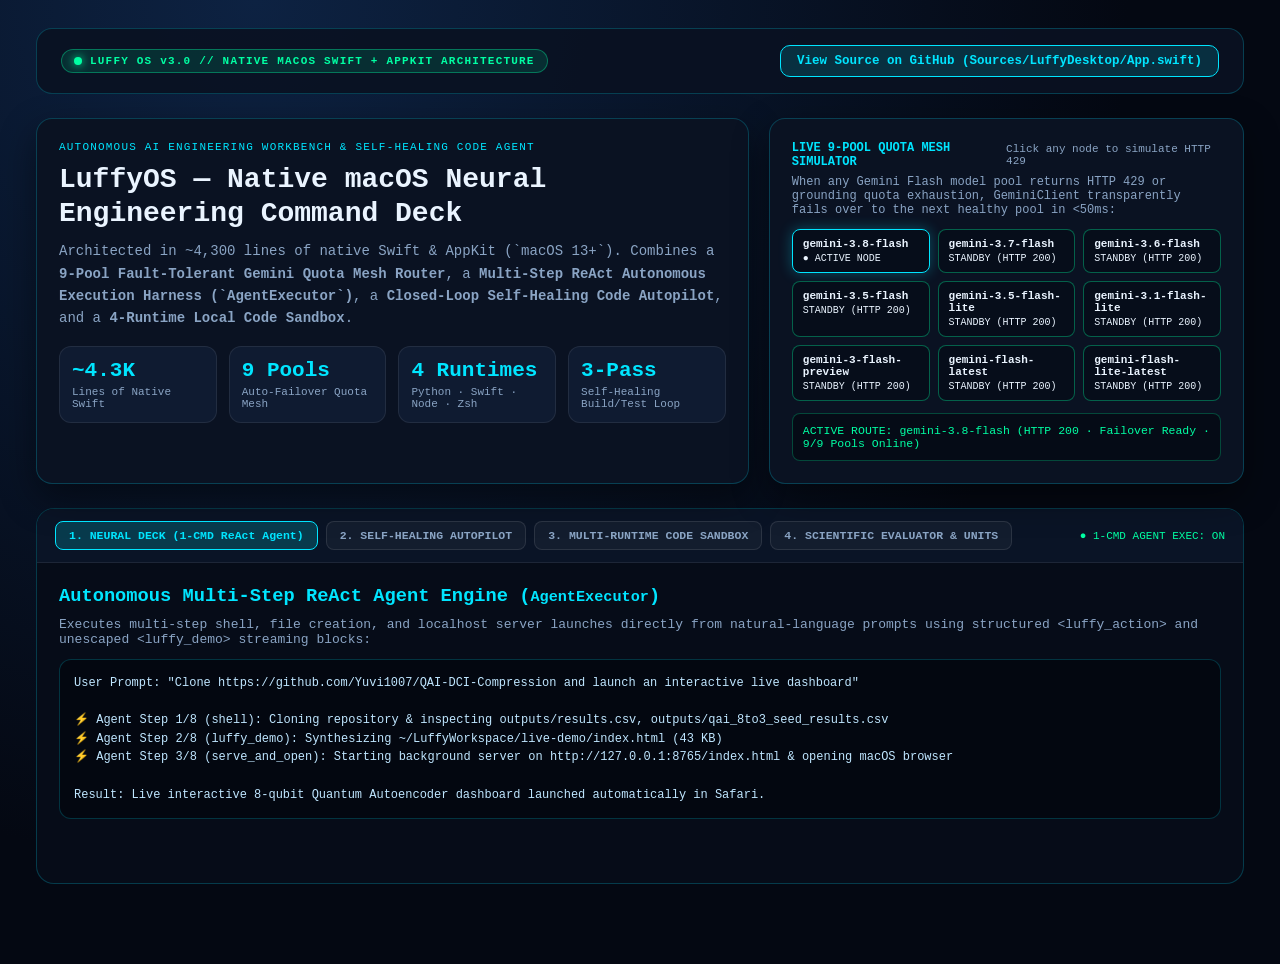
<file: index.html>
<!DOCTYPE html>
<html lang="en">
<head>
  <meta charset="UTF-8" />
  <meta name="viewport" content="width=device-width, initial-scale=1.0" />
  <title>LUFFY OS v3.0 // Native macOS Autonomous AI Engineering Workbench</title>
  <style>
    :root {
      --bg: #040812;
      --panel: #0a1222;
      --panel-2: #0f1b31;
      --cyan: #00e5ff;
      --teal: #00ffa3;
      --amber: #ffb800;
      --purple: #b388ff;
      --text: #eaf4ff;
      --muted: #8aa4c4;
      --border: rgba(0, 229, 255, 0.22);
    }
    * { box-sizing: border-box; margin: 0; padding: 0; }
    body {
      font-family: -apple-system, BlinkMacSystemFont, "SF Pro Display", "Inter", monospace;
      background: radial-gradient(circle at 20% 0%, #0d2242 0%, var(--bg) 62%);
      color: var(--text);
      min-height: 100vh;
      padding: 28px 36px 56px;
    }
    .nav {
      display: flex;
      justify-content: space-between;
      align-items: center;
      padding: 16px 24px;
      background: rgba(10, 18, 34, 0.92);
      border: 1px solid var(--border);
      border-radius: 16px;
      margin-bottom: 24px;
      flex-wrap: wrap;
      gap: 12px;
    }
    .badge {
      display: inline-flex;
      align-items: center;
      gap: 8px;
      font-size: 11px;
      font-weight: 700;
      letter-spacing: 1.2px;
      padding: 5px 12px;
      border-radius: 999px;
      background: rgba(0, 255, 163, 0.12);
      color: var(--teal);
      border: 1px solid rgba(0, 255, 163, 0.35);
    }
    .dot { width: 8px; height: 8px; border-radius: 50%; background: var(--teal); box-shadow: 0 0 10px var(--teal); }
    .btn {
      display: inline-flex;
      align-items: center;
      gap: 8px;
      background: rgba(0, 229, 255, 0.14);
      color: var(--cyan);
      border: 1px solid var(--cyan);
      padding: 8px 16px;
      border-radius: 10px;
      font-size: 12.5px;
      font-weight: 700;
      text-decoration: none;
      cursor: pointer;
      transition: all 0.15s;
    }
    .btn:hover { background: var(--cyan); color: #000; }
    .hero {
      display: grid;
      grid-template-columns: 1.2fr 0.8fr;
      gap: 20px;
      margin-bottom: 24px;
    }
    @media (max-width: 980px) { .hero { grid-template-columns: 1fr; } }
    .card {
      background: var(--panel);
      border: 1px solid var(--border);
      border-radius: 16px;
      padding: 22px;
      box-shadow: 0 14px 36px rgba(0,0,0,0.45);
    }
    h1 { font-size: 28px; line-height: 1.2; margin: 10px 0; }
    .lead { color: var(--muted); font-size: 14px; line-height: 1.6; margin-bottom: 16px; }
    .kpis {
      display: grid;
      grid-template-columns: repeat(4, 1fr);
      gap: 12px;
      margin-top: 16px;
    }
    @media (max-width: 720px) { .kpis { grid-template-columns: repeat(2, 1fr); } }
    .kpi {
      background: var(--panel-2);
      border: 1px solid rgba(255,255,255,0.08);
      padding: 12px;
      border-radius: 12px;
    }
    .kpi-v { font-size: 21px; font-weight: 800; color: var(--cyan); font-family: monospace; }
    .kpi-l { font-size: 11px; color: var(--muted); margin-top: 4px; }
    .mesh-grid {
      display: grid;
      grid-template-columns: repeat(3, 1fr);
      gap: 8px;
      margin-top: 12px;
    }
    .pool-node {
      background: #060d1a;
      border: 1px solid rgba(0, 255, 163, 0.35);
      border-radius: 8px;
      padding: 8px 10px;
      font-family: monospace;
      font-size: 11px;
      cursor: pointer;
      transition: all 0.15s;
    }
    .pool-node.throttled {
      border-color: #ff5252;
      background: rgba(255, 82, 82, 0.12);
      color: #ff8a80;
    }
    .pool-node.active {
      border-color: var(--cyan);
      box-shadow: 0 0 14px rgba(0, 229, 255, 0.3);
    }
    .deck-shell {
      background: #060c18;
      border: 1px solid var(--border);
      border-radius: 18px;
      overflow: hidden;
      margin-bottom: 24px;
    }
    .deck-topbar {
      display: flex;
      justify-content: space-between;
      align-items: center;
      padding: 12px 18px;
      background: #0a1426;
      border-bottom: 1px solid rgba(255,255,255,0.08);
      flex-wrap: wrap;
      gap: 10px;
    }
    .deck-tabs { display: flex; gap: 8px; flex-wrap: wrap; }
    .tab {
      background: rgba(255,255,255,0.04);
      border: 1px solid rgba(255,255,255,0.1);
      color: var(--muted);
      padding: 7px 13px;
      border-radius: 8px;
      font-family: monospace;
      font-size: 11.5px;
      font-weight: 700;
      cursor: pointer;
    }
    .tab.active {
      background: rgba(0, 229, 255, 0.18);
      border-color: var(--cyan);
      color: var(--cyan);
    }
    .deck-body { padding: 22px; min-height: 320px; }
    pre {
      background: #030710;
      border: 1px solid rgba(0, 229, 255, 0.2);
      border-radius: 12px;
      padding: 14px;
      font-family: monospace;
      font-size: 12px;
      line-height: 1.55;
      color: #bfe6ff;
      overflow-x: auto;
    }
  </style>
</head>
<body>
  <nav class="nav">
    <div>
      <span class="badge"><span class="dot"></span> LUFFY OS v3.0 // NATIVE MACOS SWIFT + APPKIT ARCHITECTURE</span>
    </div>
    <div style="display:flex; gap:10px;">
      <a class="btn" href="https://github.com/Yuvi1007/LuffyOS" target="_blank">View Source on GitHub (Sources/LuffyDesktop/App.swift)</a>
    </div>
  </nav>

  <section class="hero">
    <div class="card">
      <div style="font-size:11px; color:var(--cyan); font-family:monospace; letter-spacing:1.2px;">AUTONOMOUS AI ENGINEERING WORKBENCH & SELF-HEALING CODE AGENT</div>
      <h1>LuffyOS — Native macOS Neural Engineering Command Deck</h1>
      <p class="lead">
        Architected in ~4,300 lines of native Swift &amp; AppKit (`macOS 13+`). Combines a <strong>9-Pool Fault-Tolerant Gemini Quota Mesh Router</strong>, a <strong>Multi-Step ReAct Autonomous Execution Harness (`AgentExecutor`)</strong>, a <strong>Closed-Loop Self-Healing Code Autopilot</strong>, and a <strong>4-Runtime Local Code Sandbox</strong>.
      </p>
      <div class="kpis">
        <div class="kpi"><div class="kpi-v">~4.3K</div><div class="kpi-l">Lines of Native Swift</div></div>
        <div class="kpi"><div class="kpi-v">9 Pools</div><div class="kpi-l">Auto-Failover Quota Mesh</div></div>
        <div class="kpi"><div class="kpi-v">4 Runtimes</div><div class="kpi-l">Python · Swift · Node · Zsh</div></div>
        <div class="kpi"><div class="kpi-v">3-Pass</div><div class="kpi-l">Self-Healing Build/Test Loop</div></div>
      </div>
    </div>

    <div class="card">
      <div style="display:flex; justify-content:space-between; align-items:center;">
        <span style="font-size:12px; font-weight:700; color:var(--cyan); font-family:monospace;">LIVE 9-POOL QUOTA MESH SIMULATOR</span>
        <span style="font-size:11px; color:var(--muted);">Click any node to simulate HTTP 429</span>
      </div>
      <p style="font-size:12px; color:var(--muted); margin-top:6px;">
        When any Gemini Flash model pool returns <code>HTTP 429</code> or grounding quota exhaustion, <code>GeminiClient</code> transparently fails over to the next healthy pool in &lt;50ms:
      </p>
      <div class="mesh-grid" id="mesh-nodes"></div>
      <div id="mesh-log" style="margin-top:12px; font-family:monospace; font-size:11.5px; color:var(--teal); background:#050b16; padding:10px; border-radius:8px; border:1px solid rgba(0,255,163,0.25);">
        ACTIVE ROUTE: gemini-3.8-flash (HTTP 200 · 612 ms · 9/9 Pools Healthy)
      </div>
    </div>
  </section>

  <section class="deck-shell">
    <div class="deck-topbar">
      <div class="deck-tabs">
        <button class="tab active" onclick="switchTab('agent', this)">1. NEURAL DECK (1-CMD ReAct Agent)</button>
        <button class="tab" onclick="switchTab('autopilot', this)">2. SELF-HEALING AUTOPILOT</button>
        <button class="tab" onclick="switchTab('sandbox', this)">3. MULTI-RUNTIME CODE SANDBOX</button>
        <button class="tab" onclick="switchTab('matrix', this)">4. SCIENTIFIC EVALUATOR &amp; UNITS</button>
      </div>
      <div style="font-family:monospace; font-size:11px; color:var(--teal);">● 1-CMD AGENT EXEC: ON</div>
    </div>
    <div class="deck-body" id="deck-content"></div>
  </section>

  <script>
    const pools = [
      "gemini-3.8-flash", "gemini-3.7-flash", "gemini-3.6-flash",
      "gemini-3.5-flash", "gemini-3.5-flash-lite", "gemini-3.1-flash-lite",
      "gemini-3-flash-preview", "gemini-flash-latest", "gemini-flash-lite-latest"
    ];
    let throttled = new Set();

    function renderMesh() {
      const container = document.getElementById("mesh-nodes");
      const firstHealthy = pools.find(p => !throttled.has(p)) || pools[0];
      container.innerHTML = pools.map(p => {
        const isDown = throttled.has(p);
        const isActive = p === firstHealthy && !isDown;
        return `<div class="pool-node ${isDown ? 'throttled' : ''} ${isActive ? 'active' : ''}" onclick="togglePool('${p}')">
          <div><strong>${p}</strong></div>
          <div style="font-size:10px; margin-top:3px;">${isDown ? 'HTTP 429 (Failover)' : (isActive ? '● ACTIVE NODE' : 'STANDBY (HTTP 200)')}</div>
        </div>`;
      }).join("");
      const healthyCount = pools.length - throttled.size;
      document.getElementById("mesh-log").textContent = healthyCount > 0
        ? `ACTIVE ROUTE: ${firstHealthy} (HTTP 200 · Failover Ready · ${healthyCount}/9 Pools Online)`
        : `ALL POOLS THROTTLED — Click a node to restore quota pool`;
    }

    function togglePool(name) {
      if (throttled.has(name)) throttled.delete(name);
      else throttled.add(name);
      renderMesh();
    }

    const tabData = {
      agent: `<h3 style="color:var(--cyan); margin-bottom:10px;">Autonomous Multi-Step ReAct Agent Engine (<code>AgentExecutor</code>)</h3>
<p style="color:var(--muted); font-size:13px; margin-bottom:12px;">Executes multi-step shell, file creation, and localhost server launches directly from natural-language prompts using structured <code>&lt;luffy_action&gt;</code> and unescaped <code>&lt;luffy_demo&gt;</code> streaming blocks:</p>
<pre>User Prompt: "Clone https://github.com/Yuvi1007/QAI-DCI-Compression and launch an interactive live dashboard"

⚡ Agent Step 1/8 (shell): Cloning repository & inspecting outputs/results.csv, outputs/qai_8to3_seed_results.csv
⚡ Agent Step 2/8 (luffy_demo): Synthesizing ~/LuffyWorkspace/live-demo/index.html (43 KB)
⚡ Agent Step 3/8 (serve_and_open): Starting background server on http://127.0.0.1:8765/index.html & opening macOS browser

Result: Live interactive 8-qubit Quantum Autoencoder dashboard launched automatically in Safari.</pre>`,
      autopilot: `<h3 style="color:var(--cyan); margin-bottom:10px;">Closed-Loop Self-Healing Codebase Autopilot (<code>ProjectWorkspace</code>)</h3>
<p style="color:var(--muted); font-size:13px; margin-bottom:12px;">Scans local repositories, validates path-traversal boundaries, creates automatic <code>.luffy-backups</code> snapshots, applies multi-file diffs, and runs detected build/test pipelines up to 3 repair passes:</p>
<pre>1. Scan Workspace  -> Detects Package.swift / package.json / pyproject.toml / Cargo.toml / go.mod / CMakeLists.txt
2. Propose Changes -> Structured JSON diff proposal (CREATE / MODIFY) with line-by-line review
3. Atomic Backup   -> Snapshots original files into .luffy-backups/&lt;timestamp&gt;/
4. Verify & Repair -> Runs 'swift test' / 'pytest' / 'cargo check'; feeds stderr back to LLM if exitCode != 0</pre>`,
      sandbox: `<h3 style="color:var(--cyan); margin-bottom:10px;">Local Multi-Runtime Engineering Sandbox (<code>CodeSandboxLabView</code>)</h3>
<p style="color:var(--muted); font-size:13px; margin-bottom:12px;">Executes Python 3, Swift, Node.js, and Zsh scripts locally via asynchronous POSIX pipes with 1-click "Run in Sandbox" from any chat code block:</p>
<pre># Python 3 RLC Resonant Circuit & Impedance Telemetry
import math
R, L, C = 10.0, 1.5e-3, 4.7e-6
f0 = 1.0 / (2.0 * math.pi * math.sqrt(L * C))
Q  = (1.0 / R) * math.sqrt(L / C)
print(f"Resonant Frequency f0 : {f0:,.2f} Hz | Quality Factor Q : {Q:.3f}")
# Output: Resonant Frequency f0 : 1,895.67 Hz | Quality Factor Q : 1.786 (Exit 0 · 42 ms)</pre>`,
      matrix: `<h3 style="color:var(--cyan); margin-bottom:10px;">Recursive-Descent Scientific Evaluator & SI ⇄ Imperial Unit Matrix (<code>ScientificEvaluator</code>)</h3>
<p style="color:var(--muted); font-size:13px; margin-bottom:12px;">Built-in zero-dependency mathematical parser supporting physical constants (<code>pi, e, g, c, k_B, q_e</code>), trigonometric/logarithmic functions, and dimensional conversions:</p>
<pre>Expression : 1 / (2 * pi * sqrt(1.5e-3 * 4.7e-6))  =>  1895.6695 Hz
Conversion : 250 MPa  ⇄  36,259.43 psi  |  101.325 kPa  ⇄  1.0 atm</pre>`
    };

    function switchTab(key, btn) {
      document.querySelectorAll(".tab").forEach(b => b.classList.remove("active"));
      btn.classList.add("active");
      document.getElementById("deck-content").innerHTML = tabData[key];
    }

    renderMesh();
    document.getElementById("deck-content").innerHTML = tabData.agent;
  </script>
</body>
</html>
</file>
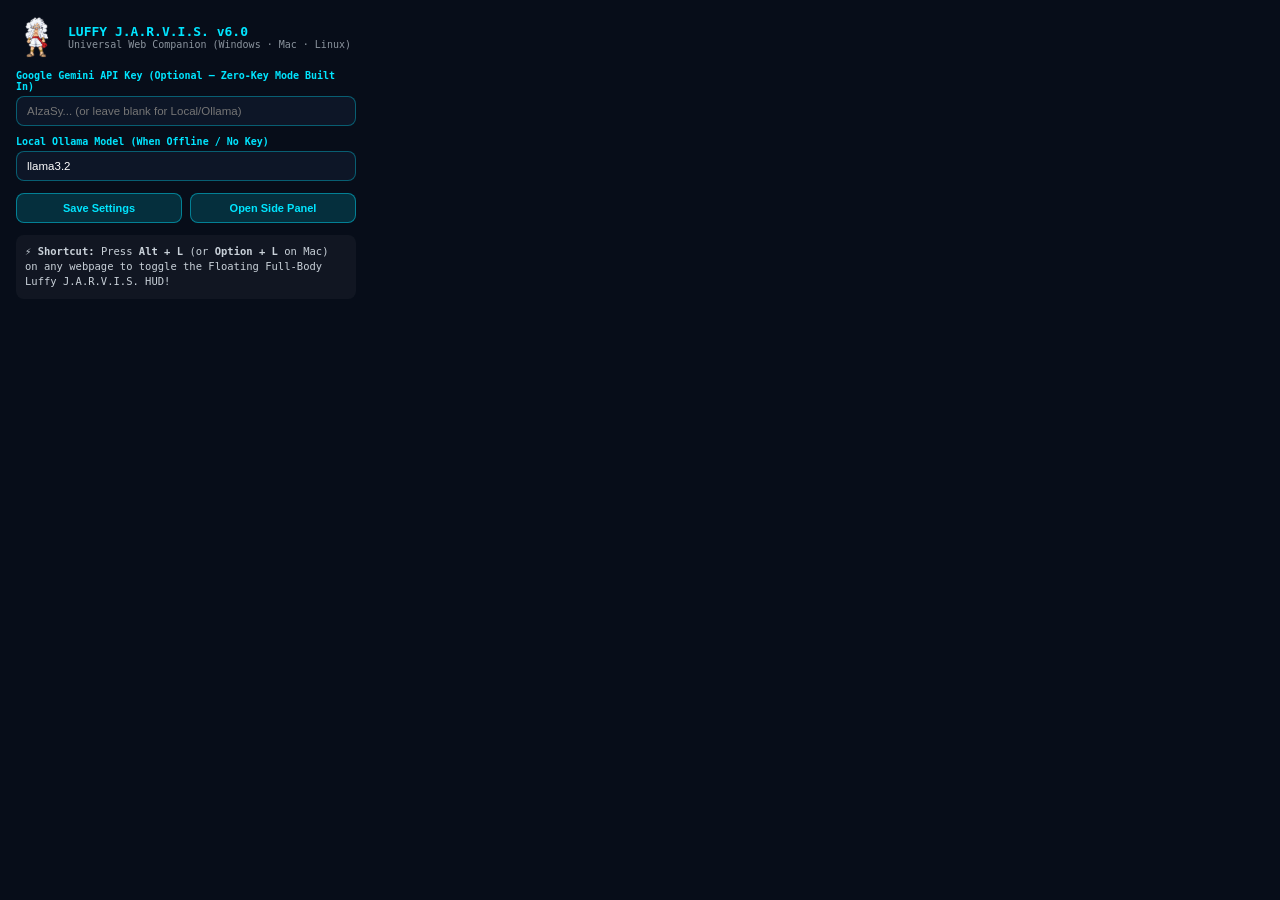
<file: chrome-extension/popup.html>
<!DOCTYPE html>
<html lang="en">
<head>
  <meta charset="UTF-8" />
  <title>LuffyOS — J.A.R.V.I.S. Web Companion</title>
  <style>
    body {
      width: 340px;
      margin: 0;
      padding: 16px;
      background: #070d19;
      color: #e6edf3;
      font-family: -apple-system, BlinkMacSystemFont, "Segoe UI", Roboto, monospace;
    }
    .header {
      display: flex;
      align-items: center;
      gap: 10px;
      margin-bottom: 12px;
    }
    .header img {
      width: 42px;
      height: 42px;
      border-radius: 10px;
    }
    .title {
      font-size: 13px;
      font-weight: 800;
      color: #00e5ff;
    }
    .sub {
      font-size: 10px;
      color: #8b949e;
    }
    label {
      display: block;
      font-size: 10px;
      font-weight: 700;
      color: #00e5ff;
      margin-top: 10px;
      margin-bottom: 4px;
    }
    input {
      width: 100%;
      box-sizing: border-box;
      padding: 8px 10px;
      border-radius: 8px;
      border: 1px solid rgba(0, 229, 255, 0.35);
      background: #0d1627;
      color: #fff;
      font-size: 11.5px;
    }
    .btn-row {
      display: flex;
      gap: 8px;
      margin-top: 12px;
    }
    button {
      flex: 1;
      padding: 8px 10px;
      border-radius: 8px;
      border: 1px solid rgba(0, 229, 255, 0.45);
      background: rgba(0, 229, 255, 0.16);
      color: #00e5ff;
      font-weight: 700;
      font-size: 11px;
      cursor: pointer;
    }
    button:hover {
      background: rgba(0, 229, 255, 0.3);
    }
    #status {
      margin-top: 10px;
      font-size: 10.5px;
      color: #3fb950;
    }
    .hint {
      margin-top: 12px;
      padding: 9px;
      border-radius: 8px;
      background: rgba(255, 255, 255, 0.04);
      font-size: 10.5px;
      line-height: 1.45;
      color: #c9d1d9;
    }
  </style>
</head>
<body>
  <div class="header">
    <img src="icons/icon-128.png" alt="LuffyOS" />
    <div>
      <div class="title">LUFFY J.A.R.V.I.S. v6.0</div>
      <div class="sub">Universal Web Companion (Windows · Mac · Linux)</div>
    </div>
  </div>

  <label>Google Gemini API Key (Optional — Zero-Key Mode Built In)</label>
  <input id="apiKeyInput" type="password" placeholder="AIzaSy... (or leave blank for Local/Ollama)" />

  <label>Local Ollama Model (When Offline / No Key)</label>
  <input id="ollamaInput" type="text" value="llama3.2" placeholder="llama3.2 / qwen2.5-coder" />

  <div class="btn-row">
    <button id="saveBtn">Save Settings</button>
    <button id="sidePanelBtn">Open Side Panel</button>
  </div>

  <div id="status"></div>

  <div class="hint">
    ⚡ <strong>Shortcut:</strong> Press <strong>Alt + L</strong> (or <strong>Option + L</strong> on Mac) on any webpage to toggle the Floating Full-Body Luffy J.A.R.V.I.S. HUD!
  </div>

  <script src="popup.js"></script>
</body>
</html>
</file>
